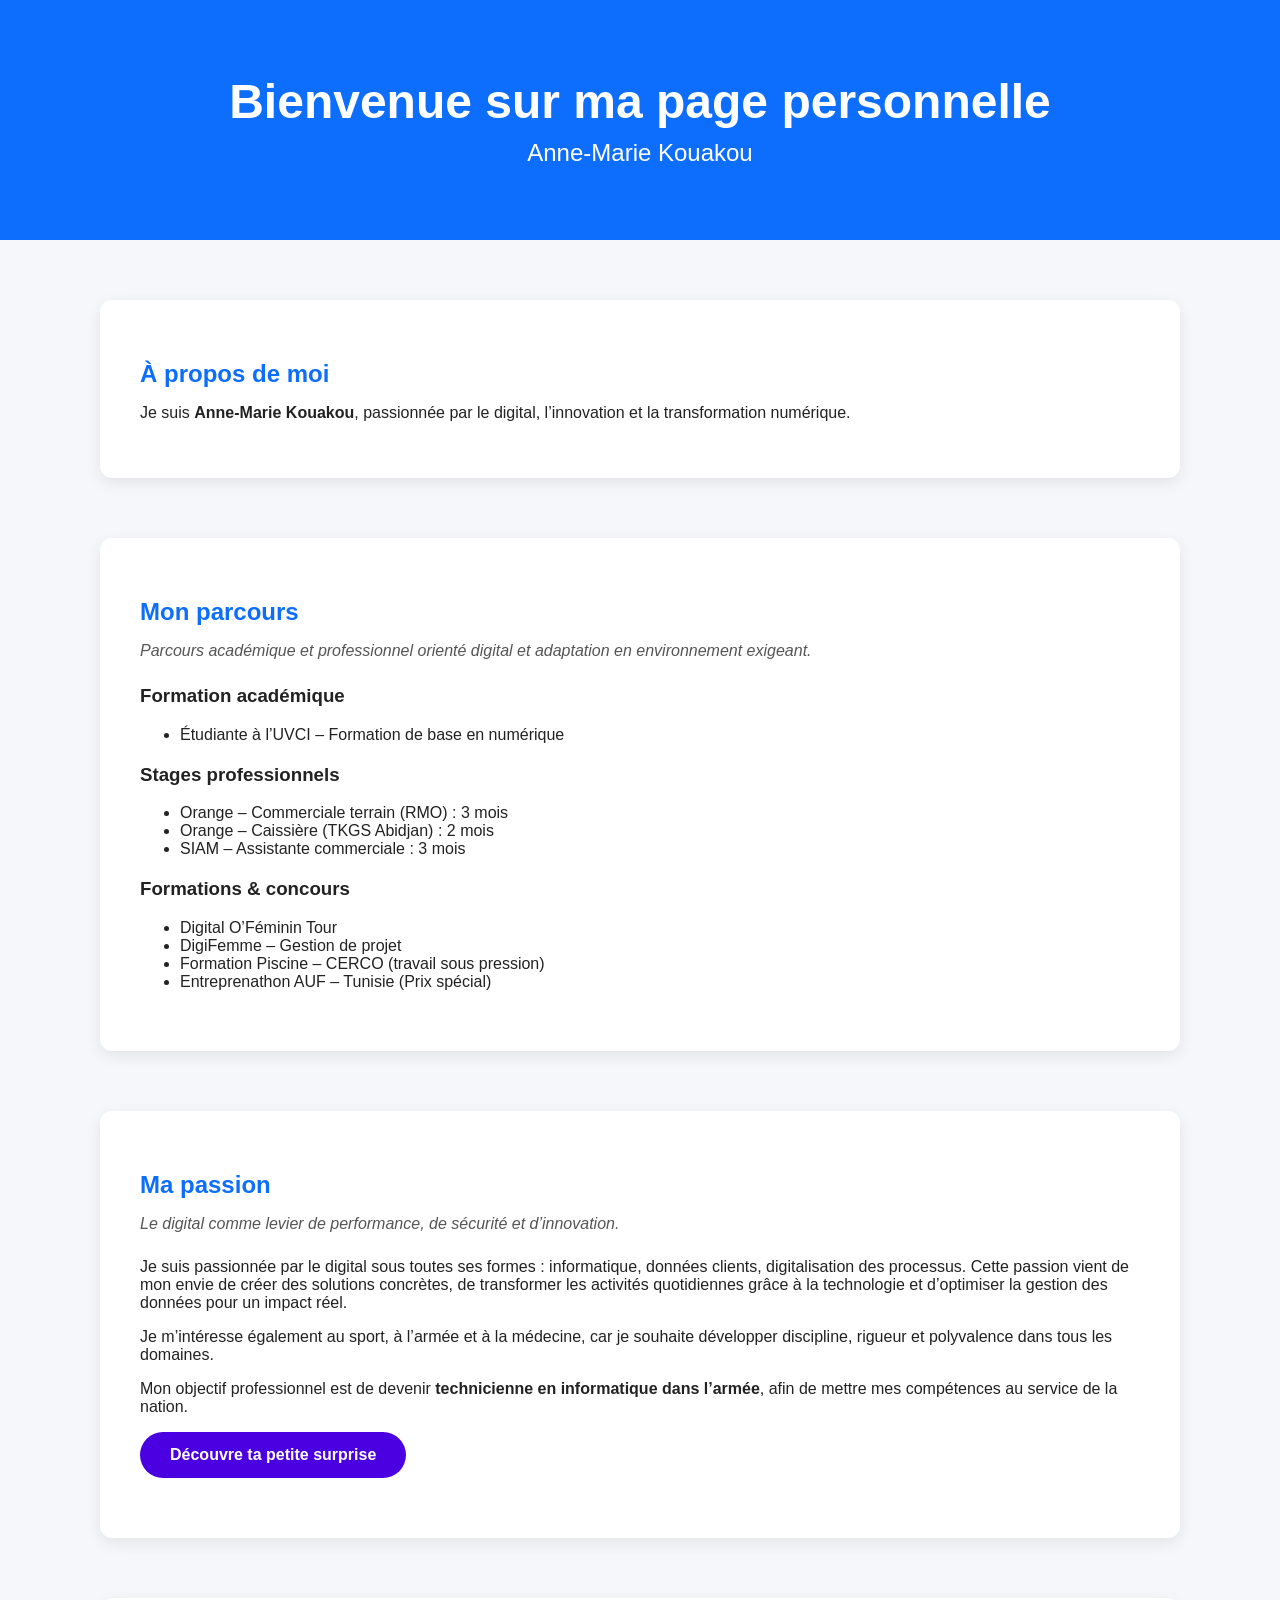
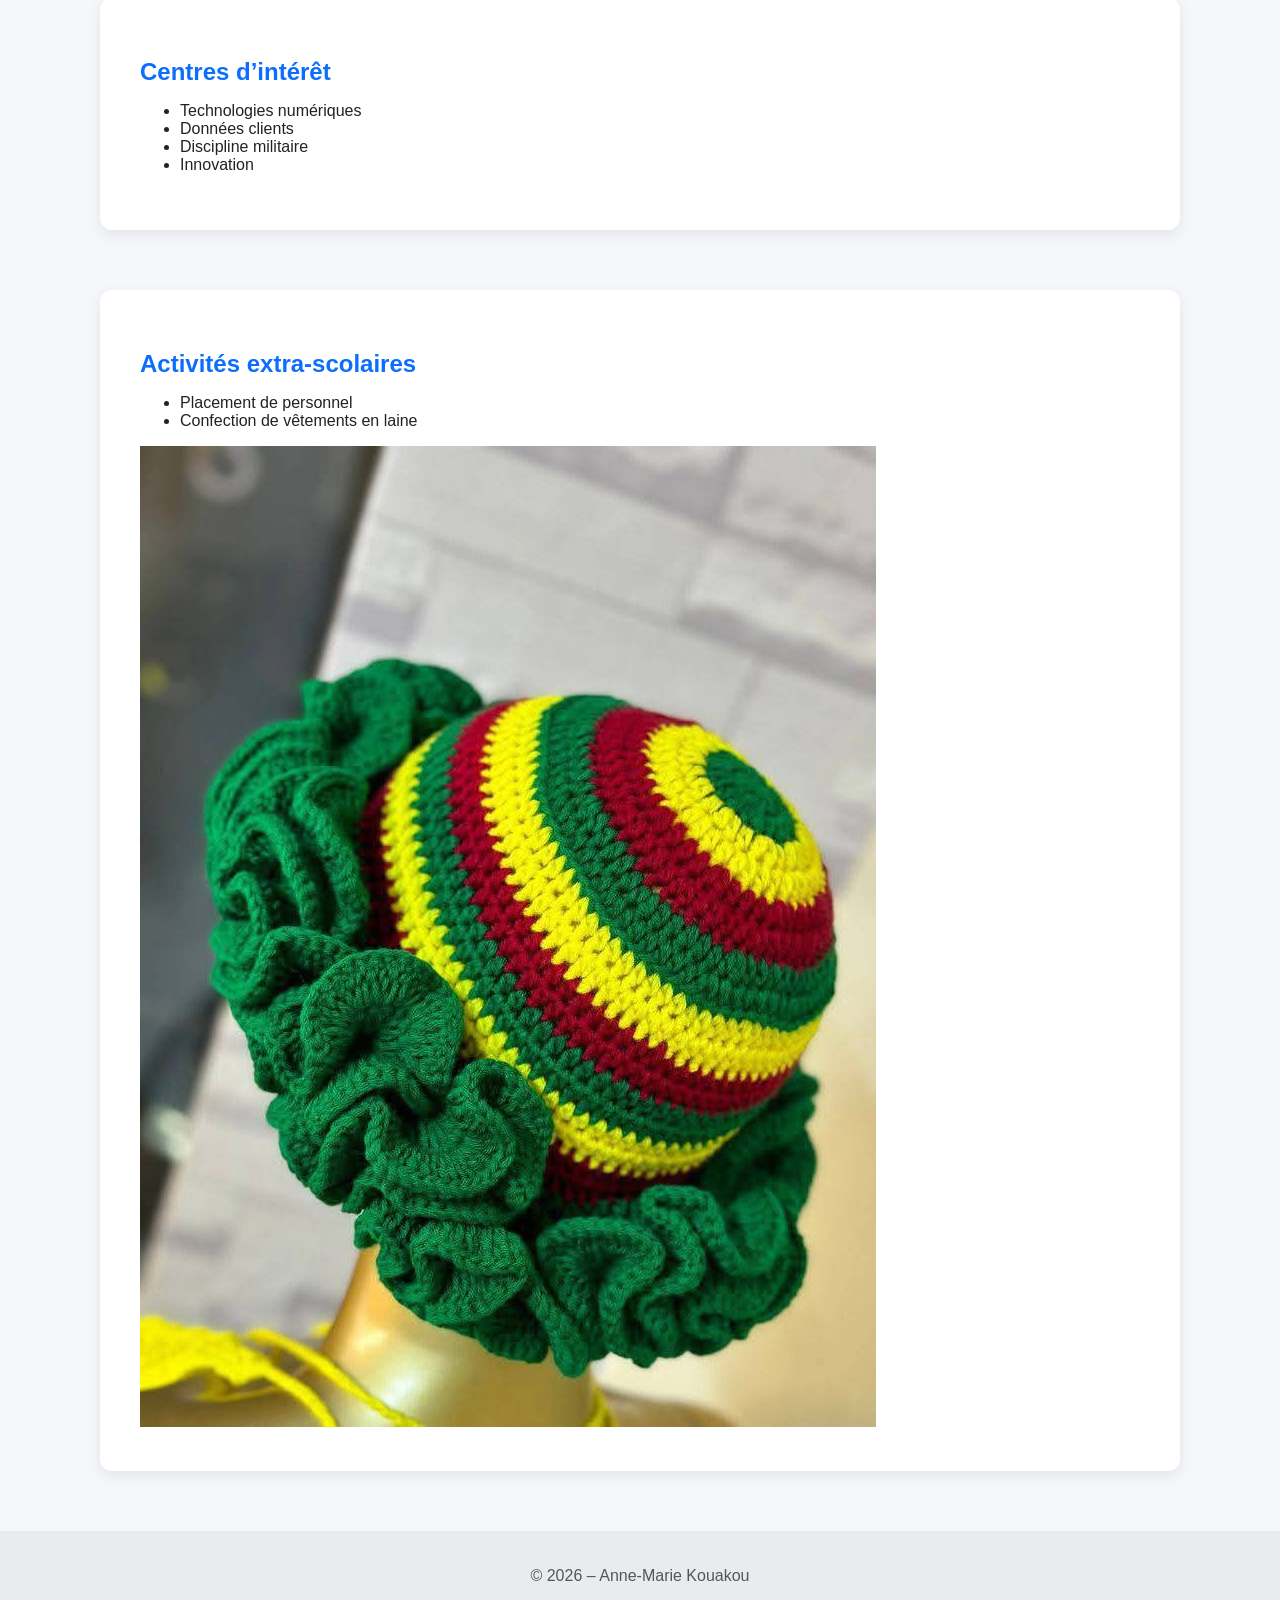
<file: index.html>
<!DOCTYPE html>
<html lang="fr">
<head>
  <meta charset="UTF-8">
  <title>Anne-Marie Kouakou | Portfolio</title>
  <meta name="viewport" content="width=device-width, initial-scale=1.0">
  <link rel="stylesheet" href="style.css">
</head>

<body>

<header>
  <nav>
    <div class="header-text">
      <h1>Bienvenue sur ma page personnelle</h1>
      <p>Anne-Marie Kouakou</p>
    </div>
  </nav>
</header>

<section id="apropos">
  <h2>À propos de moi</h2>
  <p>
    Je suis <strong>Anne-Marie Kouakou</strong>, passionnée par le digital,
    l’innovation et la transformation numérique.
  </p>
</section>

<section id="parcours">
  <h2>Mon parcours</h2>
  <p class="resume">
    Parcours académique et professionnel orienté digital et adaptation en environnement exigeant.
  </p>

  <div class="bloc">
    <h3>Formation académique</h3>
    <ul>
      <li>Étudiante à l’UVCI – Formation de base en numérique</li>
    </ul>
  </div>

  <div class="bloc">
    <h3>Stages professionnels</h3>
    <ul>
      <li>Orange – Commerciale terrain (RMO) : 3 mois</li>
      <li>Orange – Caissière (TKGS Abidjan) : 2 mois</li>
      <li>SIAM – Assistante commerciale : 3 mois</li>
    </ul>
  </div>

  <div class="bloc">
    <h3>Formations & concours</h3>
    <ul>
      <li>Digital O’Féminin Tour</li>
      <li>DigiFemme – Gestion de projet</li>
      <li>Formation Piscine – CERCO (travail sous pression)</li>
      <li>Entreprenathon AUF – Tunisie (Prix spécial)</li>
    </ul>
  </div>
</section>

<section id="passion">
  <h2>Ma passion</h2>
  <p class="resume">Le digital comme levier de performance, de sécurité et d’innovation.</p>
  
  <p>Je suis passionnée par le digital sous toutes ses formes : informatique, données clients, digitalisation des processus. 
  Cette passion vient de mon envie de créer des solutions concrètes, de transformer les activités quotidiennes grâce à la technologie et d’optimiser la gestion des données pour un impact réel.</p>
  
  <p>Je m’intéresse également au sport, à l’armée et à la médecine, car je souhaite développer discipline, rigueur et polyvalence dans tous les domaines.</p>
  
  <p>Mon objectif professionnel est de devenir <strong>technicienne en informatique dans l’armée</strong>, afin de mettre mes compétences au service de la nation.</p>
  
   <a href="decouvre_ta_surprise.html" class="btn-surprise">
      Découvre ta petite surprise
    </a>

  <div id="imagesContainer" style="margin-top:20px;"></div>
</section>

<script>
  document.getElementById("decouvre_ta_surprise.html").addEventListener("click", function () {
    alert(
      "Chaque parcours commence par un pas. Crois en toi, avance avec discipline et n’abandonne jamais."
    );

    const container = document.getElementById("imagesContainer");
    container.innerHTML = `
      <img src="image1.jpg" alt="Réalisation 1" width="200" style="margin-right:10px;">
      <img src="image2.jpg" alt="Réalisation 2" width="200">
    `;
  });
</script>

<section id="interets">
  <h2>Centres d’intérêt</h2>
  <ul>
    <li>Technologies numériques</li>
    <li>Données clients</li>
    <li>Discipline militaire</li>
    <li>Innovation</li>
  </ul>
</section>

<section id="activites">
  <h2>Activités extra-scolaires</h2>
  <ul>
    <li>Placement de personnel</li>
    <li>Confection de vêtements en laine</li>
  </ul>
  <img src="image/WhatsApp Image 2025-02-07 à 06.40.54_9ffbf536.jpg" alt="Activité">
</section>

<footer>
  <p>© 2026 – Anne-Marie Kouakou</p>
</footer>

</body>
</html>
</file>
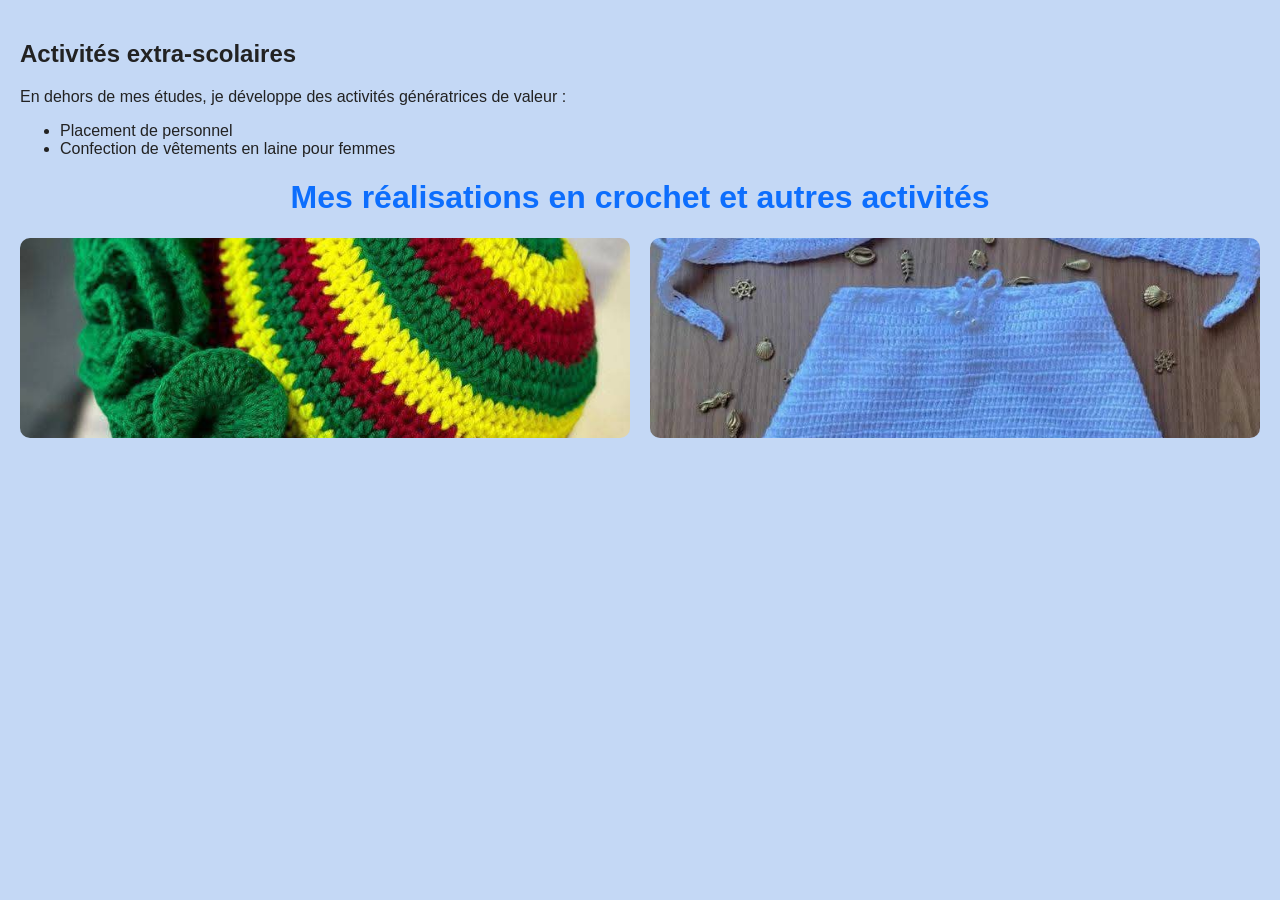
<file: activités extra.html>
<!DOCTYPE html>
<html lang="fr">

<head>
  <meta charset="UTF-8">
  <title>Mes réalisations – Anne-Marie Kouakou</title>
  <meta name="viewport" content="width=device-width, initial-scale=1.0">
  <link rel="stylesheet" href="style1.css">
</head>
<section id="activites">
  <h2>Activités extra-scolaires</h2>
  <p>En dehors de mes études, je développe des activités génératrices de valeur :</p>
  <ul>
    <li>Placement de personnel</li>
    <li>Confection de vêtements en laine pour femmes</li>
  </ul>
</section>

<body>
  <h1>Mes réalisations en crochet et autres activités</h1>
  <div class="images">
    <!-- Remplace les src par tes images -->
    <img src="image\WhatsApp Image 2025-02-07 à 06.40.54_9ffbf536.jpg" alt="">
    <img src="image\WhatsApp Image 2025-02-07 à 06.40.54_b9749f54.jpg" alt="">
  </div>
</body>

</html>
</file>
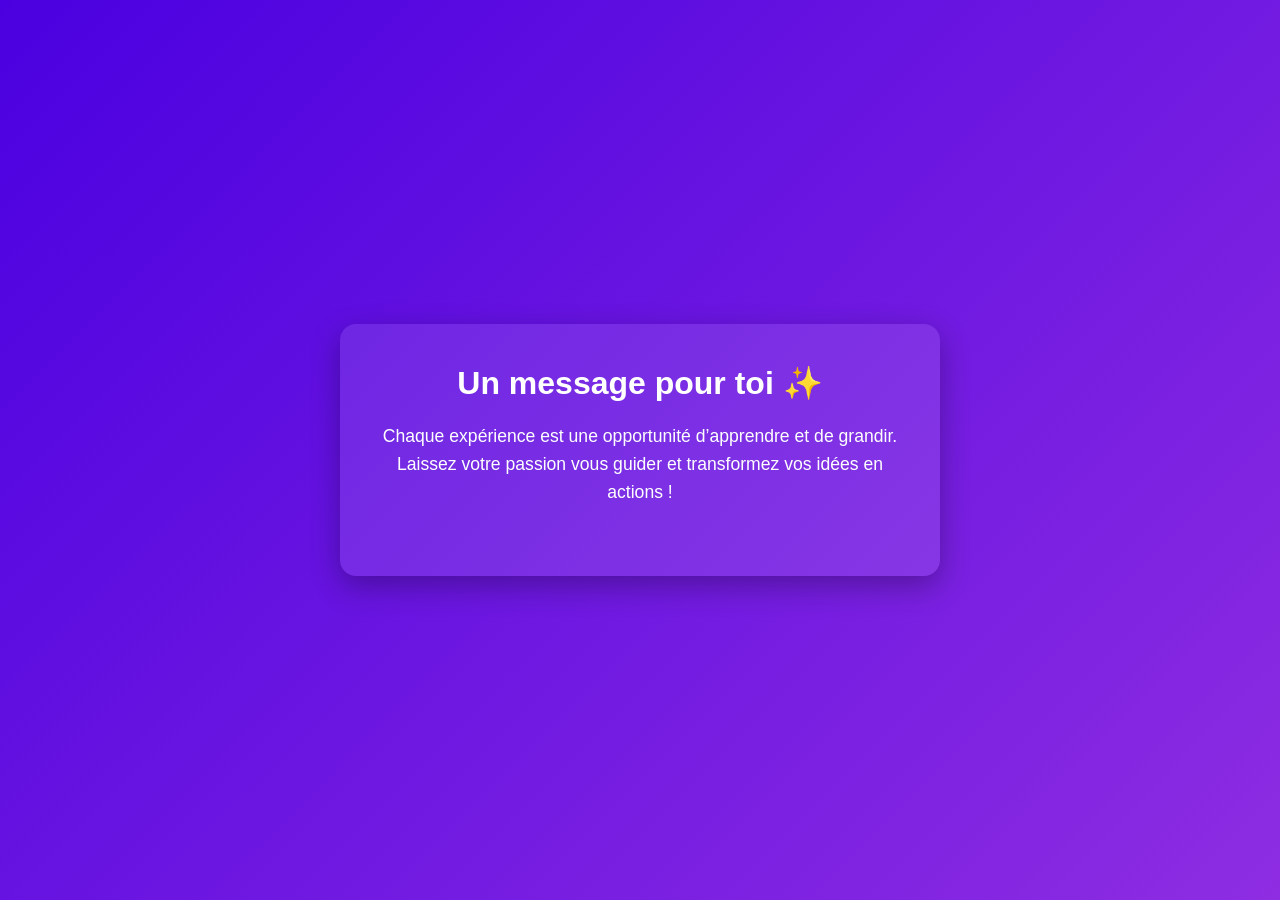
<file: decouvre_ta_surprise.html>
<!DOCTYPE html>
<html lang="fr">
<head>
  <meta charset="UTF-8">
  <title>Ma petite surprise</title>
  <meta name="viewport" content="width=device-width, initial-scale=1.0">
  <link rel="stylesheet" href="style2.css">
</head>

<body>

  <div class="container">
    <h1>Un message pour toi ✨</h1>

    <p class="message">
      Chaque expérience est une opportunité d’apprendre et de grandir.
      Laissez votre passion vous guider et transformez vos idées en actions !
    </p>

  </div>

</body>
</html>
</file>
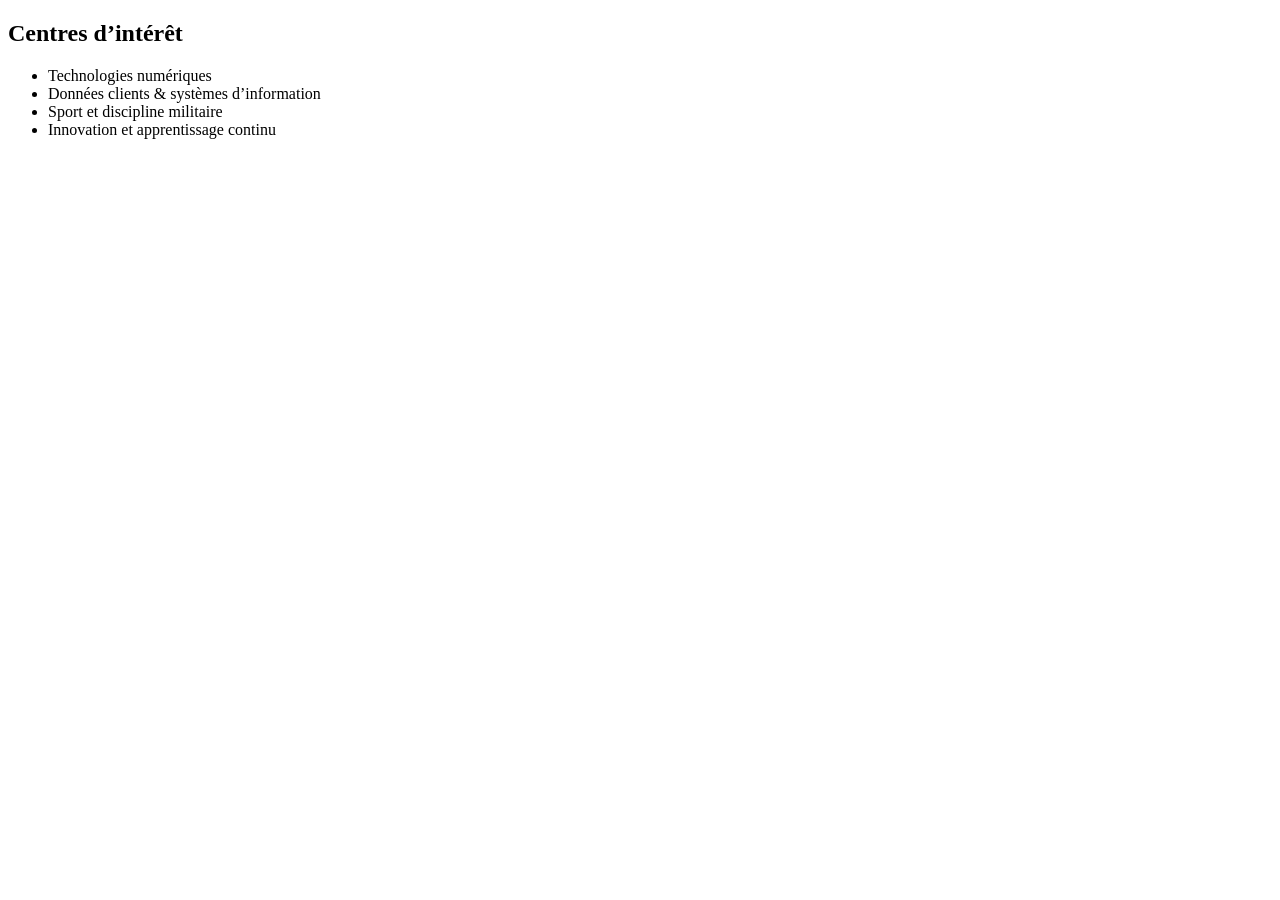
<file: interets.html>
<!DOCTYPE html>
<html lang="en">
<head>
    <meta charset="UTF-8">
    <meta name="viewport" content="width=device-width, initial-scale=1.0">
    <title>Document</title>
</head>
<body>
    <section id="interets">
  <h2>Centres d’intérêt</h2>
  <ul>
    <li>Technologies numériques</li>
    <li>Données clients & systèmes d’information</li>
    <li>Sport et discipline militaire</li>
    <li>Innovation et apprentissage continu</li>
  </ul>
</section>
</body>
</html>
</file>
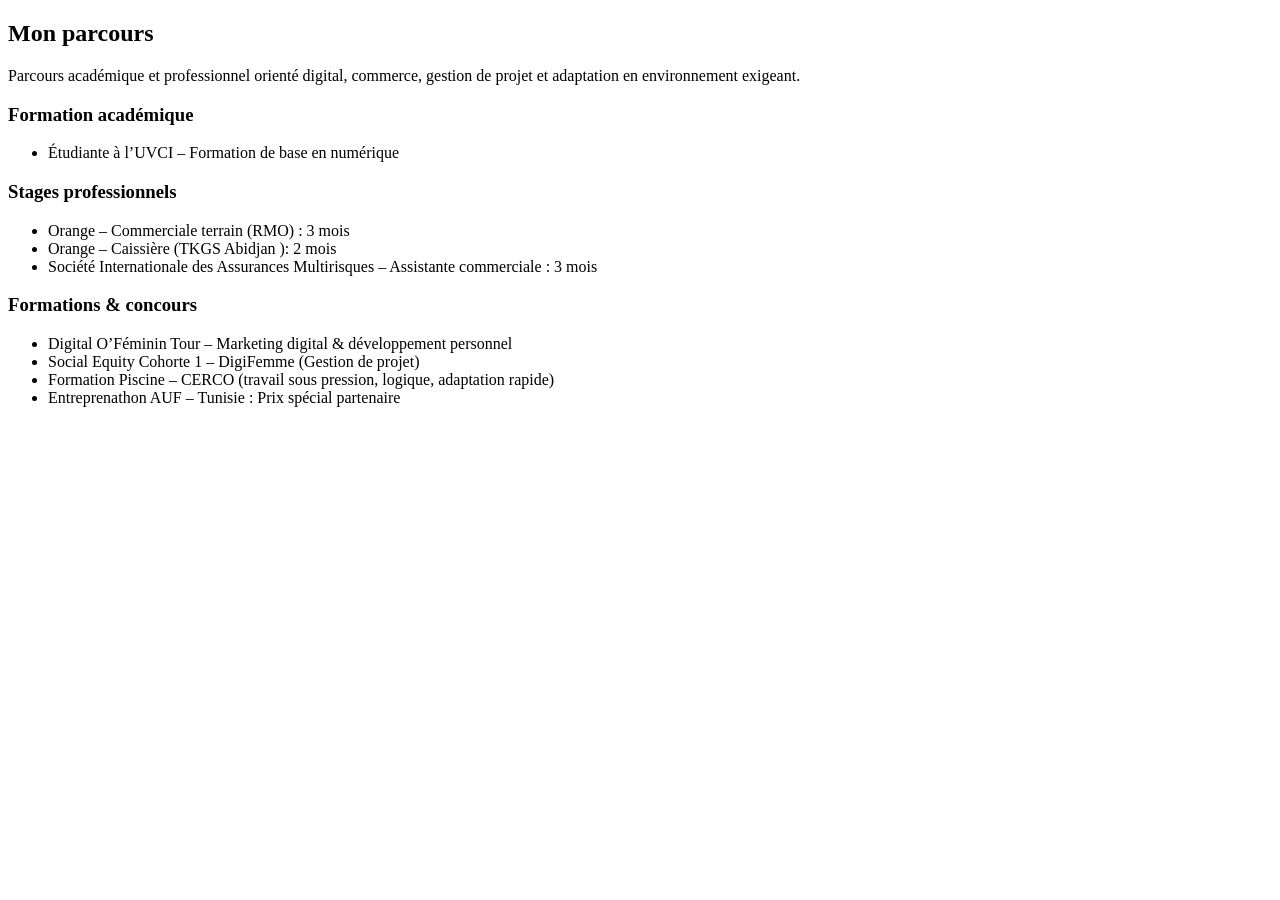
<file: parcours.html>
<!DOCTYPE html>
<html lang="en">
<head>
    <meta charset="UTF-8">
    <meta name="viewport" content="width=device-width, initial-scale=1.0">
    <title>Document</title>
</head>
<body>
    <section id="parcours">
  <h2>Mon parcours</h2>
  <p class="resume">Parcours académique et professionnel orienté digital, commerce, gestion de projet et adaptation en environnement exigeant.</p>
  <div class="bloc">
    <h3>Formation académique</h3>
    <ul>
      <li>Étudiante à l’UVCI – Formation de base en numérique</li>
    </ul>
  </div>
  <div class="bloc">
    <h3>Stages professionnels</h3>
    <ul>
      <li>Orange – Commerciale terrain (RMO) : 3 mois</li>
      <li>Orange – Caissière (TKGS Abidjan ): 2 mois</li>
      <li>Société Internationale des Assurances Multirisques – Assistante commerciale : 3 mois</li>
    </ul>
  </div>
  <div class="bloc">
    <h3>Formations & concours</h3>
    <ul>
      <li>Digital O’Féminin Tour – Marketing digital & développement personnel</li>
      <li>Social Equity Cohorte 1 – DigiFemme (Gestion de projet)</li>
      <li>Formation Piscine – CERCO (travail sous pression, logique, adaptation rapide)</li>
      <li>Entreprenathon AUF – Tunisie : Prix spécial partenaire</li>
    </ul>
  </div>
</section>
</body>
</html>
</file>
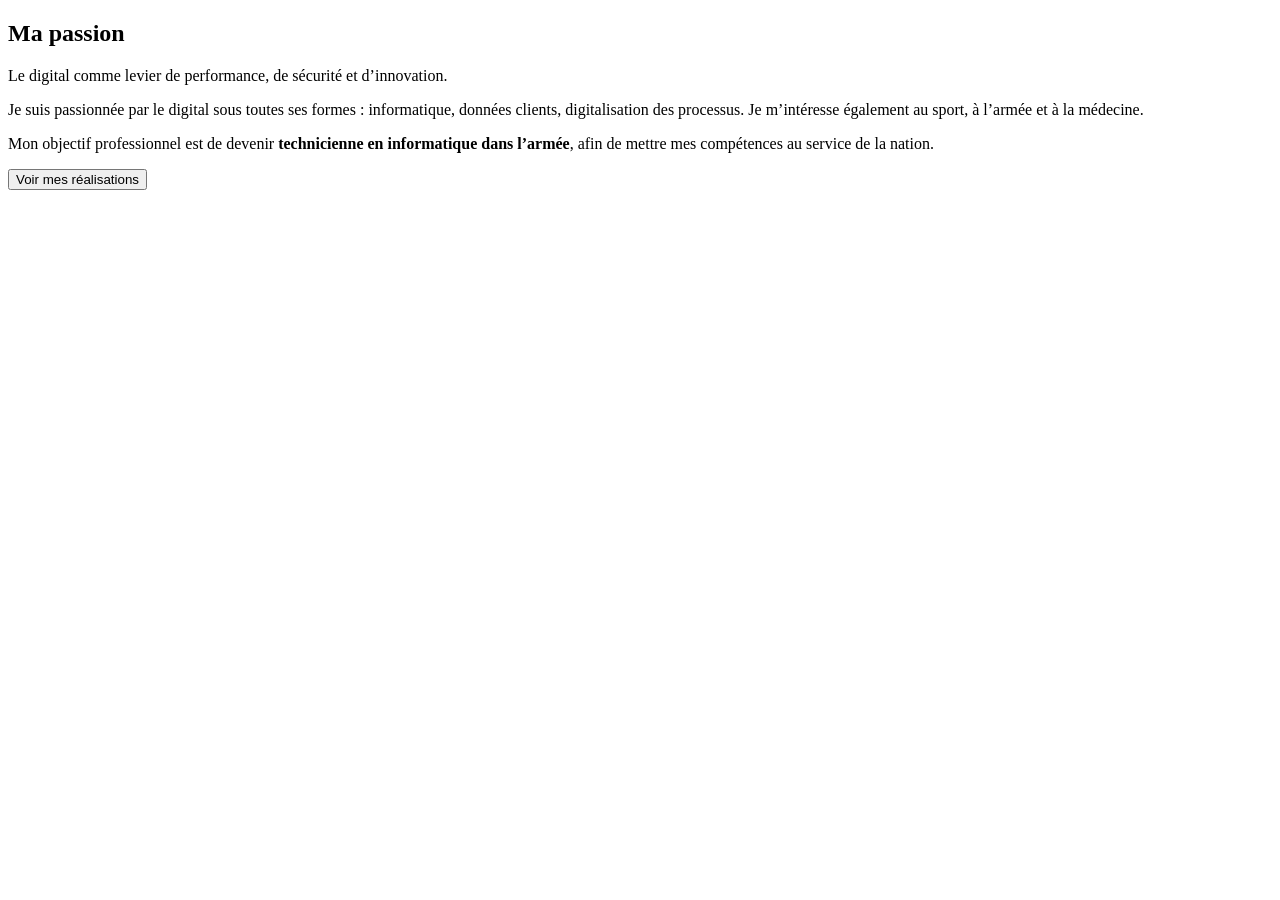
<file: passion.html>
<!DOCTYPE html>
<html lang="en">
<head>
    <meta charset="UTF-8">
    <meta name="viewport" content="width=device-width, initial-scale=1.0">
    <title>Document</title>
</head>
<body>
    <section id="passion">
  <h2>Ma passion</h2>
  <p class="resume">Le digital comme levier de performance, de sécurité et d’innovation.</p>
  <p>Je suis passionnée par le digital sous toutes ses formes : informatique, données clients, digitalisation des processus. Je m’intéresse également au sport, à l’armée et à la médecine.</p>
  <p>Mon objectif professionnel est de devenir <strong>technicienne en informatique dans l’armée</strong>, afin de mettre mes compétences au service de la nation.</p>
  <button onclick="window.location.href='images.html'">Voir mes réalisations</button>
</section>
</body>
</html>
</file>
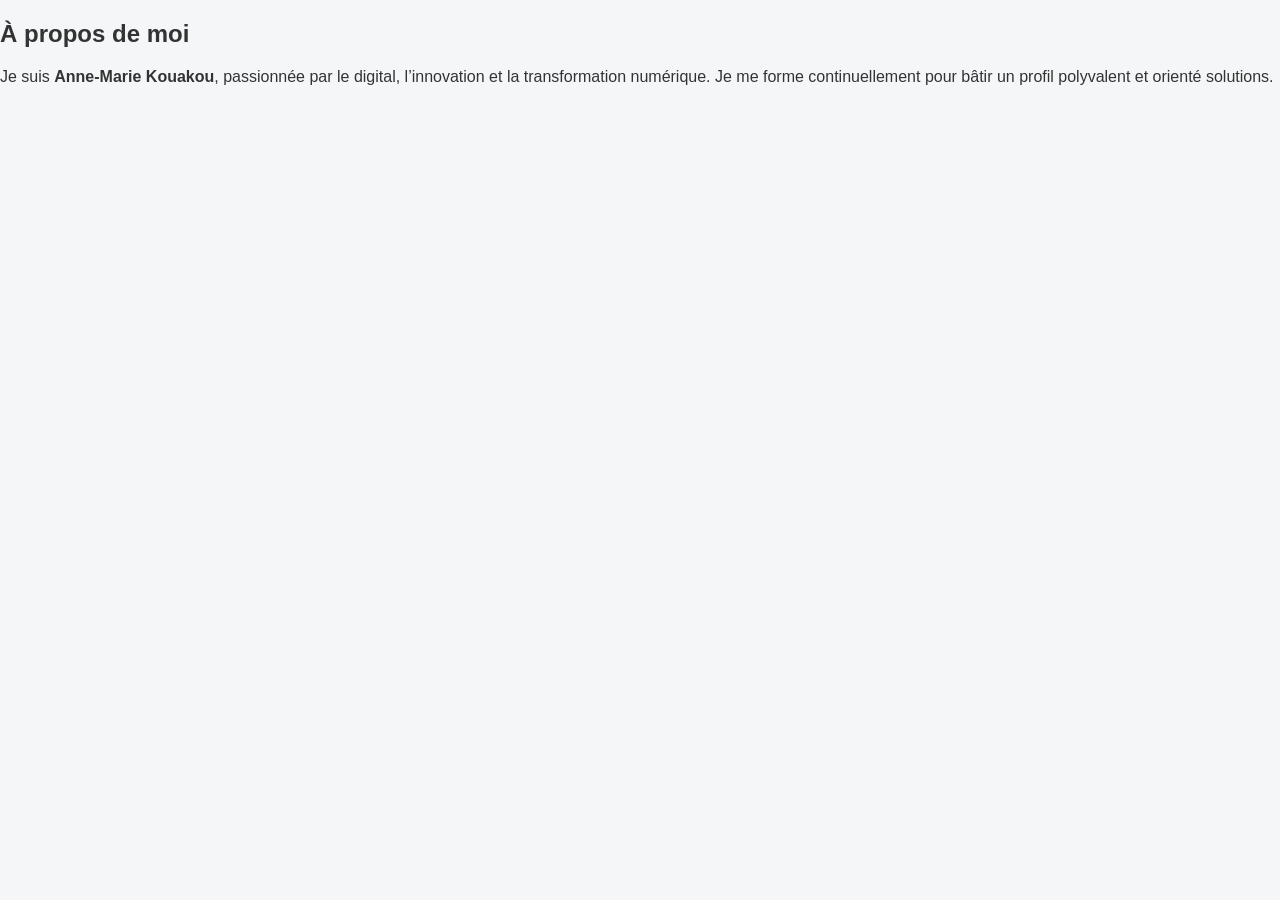
<file: à_propos.html>
<!DOCTYPE html>
<html lang="en">
<head>
    <meta charset="UTF-8">
    <meta name="viewport" content="width=device-width, initial-scale=1.0">
    <title>Document</title>
</head>
<body>
    <style>
        body {
      font-family: Arial, sans-serif;
      margin: 0;
      background: #f4f6f8;
      color: #333;
    }
    </style>
    <section id="apropos">
  <h2>À propos de moi</h2>
  <p>Je suis <strong>Anne-Marie Kouakou</strong>, passionnée par le digital, l’innovation et la transformation numérique. Je me forme continuellement pour bâtir un profil polyvalent et orienté solutions.</p>
</section>
</body>
</html>
</file>
<file: style.css>
body {
    margin: 0;
    font-family: "Segoe UI", Arial, sans-serif;
    background: #f5f7fa;
    color: #222;
}
header {
  background: #0d6efd;
  color: white;
  height: 200px;               
  display: flex;               
  flex-direction: column;      
  justify-content: center;     
  align-items: center;         
  text-align: center;          
}

.header-text h1 {
  margin: 0;
  font-size: 48px;            
}

.header-text p {
  margin: 10px 0 0 0;
  font-size: 24px;             
}

header {
    background: #0d6efd;
    padding: 20px 40px;
    color: #fff;
}

nav {
    display: flex;
    justify-content: space-between;
    align-items: center;
}

nav ul {
    list-style: none;
    display: flex;
    gap: 25px;
    margin: 0;
    padding: 0;
}

nav ul li a {
    color: #fff;
    text-decoration: none;
    font-weight: 500;
}

nav ul li a:hover {
    text-decoration: underline;
}

section {
    max-width: 1000px;
    margin: 60px auto;
    padding: 40px;
    background: #fff;
    border-radius: 12px;
    box-shadow: 0 5px 15px rgba(0, 0, 0, 0.08);
}

h2 {
    color: #0d6efd;
    margin-bottom: 15px;
}

.resume {
    font-style: italic;
    margin-bottom: 25px;
    color: #555;
}

.bloc {
    margin-bottom: 20px;
}

.images {
    display: grid;
    grid-template-columns: repeat(auto-fit, minmax(200px, 1fr));
    gap: 20px;
    margin-top: 20px;
}

.images img {
    width: 100%;
    height: 200px;
    object-fit: cover;
    border-radius: 10px;
    cursor: pointer;
    transition: transform 0.3s;
}

.images img:hover {
    transform: scale(1.05);
}

button {
    background: #0d6efd;
    color: #fff;
    border: none;
    padding: 12px 25px;
    border-radius: 8px;
    font-size: 16px;
    cursor: pointer;
}

button:hover {
    background: #084298;
}

footer {
    text-align: center;
    padding: 20px;
    background: #e9ecef;
    color: #555;
}
.btn-surprise {
  display: inline-block;
  background-color: #4a00e0;
  color: white;
  padding: 14px 30px;
  border-radius: 30px;
  text-decoration: none;
  font-weight: bold;
  font-size: 16px;
  transition: 0.3s ease;
}

.btn-surprise:hover {
  background-color: #ffd700;
  color: #000;
  transform: scale(1.05);
}
</file>
<file: style1.css>
body {
      font-family: Arial, sans-serif;
      background: #c4d8f5;
      color: #222;
      margin: 0;
      padding: 20px;
    }

    h1 {
      color: #0d6efd;
      text-align: center;
    }

    .images {
      display: grid;
      grid-template-columns: repeat(auto-fit, minmax(200px, 1fr));
      gap: 20px;
      margin-top: 20px;
    }

    .images img {
      width: 100%;
      height: 200px;
      object-fit: cover;
      border-radius: 10px;
    }
</file>
<file: style2.css>
* {
  margin: 0;
  padding: 0;
  box-sizing: border-box;
  font-family: "Poppins", Arial, sans-serif;
}

body {
  min-height: 100vh;
  background: linear-gradient(135deg, #4a00e0, #8e2de2);
  display: flex;
  justify-content: center;
  align-items: center;
  color: #fff;
}

.container {
  background: rgba(255, 255, 255, 0.1);
  padding: 40px;
  border-radius: 16px;
  text-align: center;
  max-width: 600px;
  box-shadow: 0 10px 30px rgba(0, 0, 0, 0.3);
}

h1 {
  font-size: 2rem;
  margin-bottom: 20px;
}

.message {
  font-size: 1.1rem;
  line-height: 1.6;
  margin-bottom: 30px;
}

.btn-surprise {
  display: inline-block;
  text-decoration: none;
  background: #fff;
  color: #4a00e0;
  padding: 14px 28px;
  border-radius: 30px;
  font-weight: bold;
  font-size: 1rem;
  transition: all 0.3s ease;
}

.btn-surprise:hover {
  background: #ffd700;
  color: #000;
  transform: scale(1.05);
}
</file>
